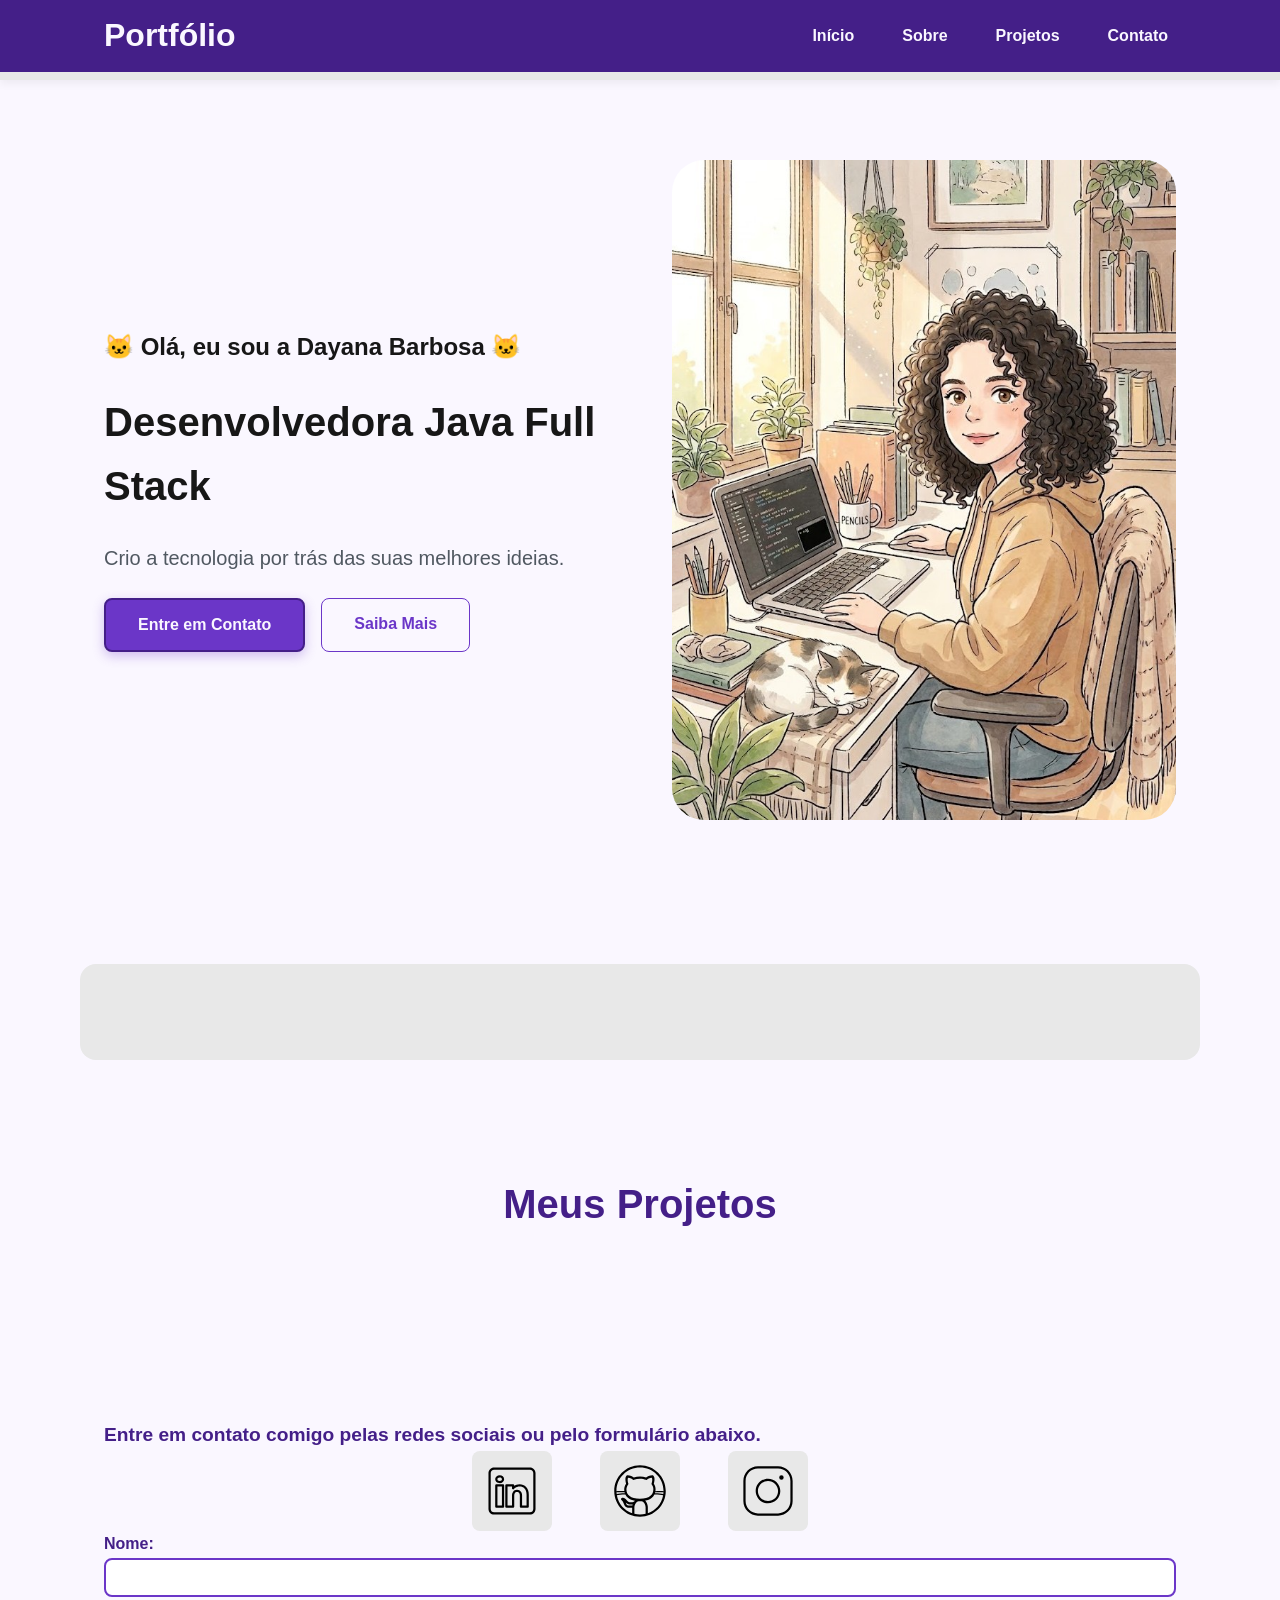
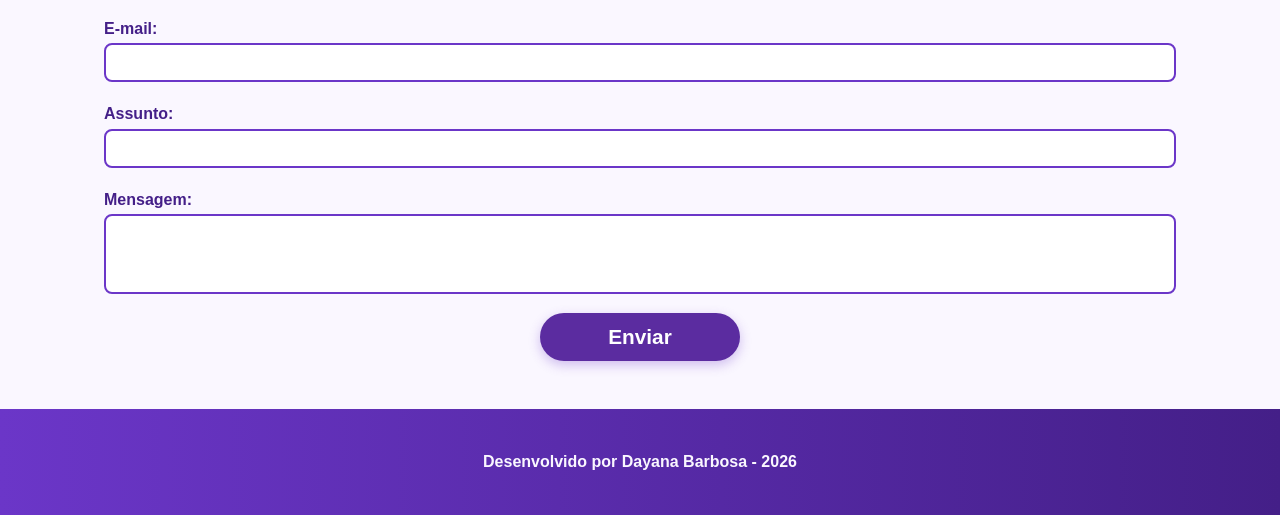
<file: index.html>
<!DOCTYPE html>
<html lang="pt-br">
<head>
    <meta charset="UTF-8">
    <meta name="viewport" content="width=device-width, initial-scale=1.0">
    <meta name="author" content="Generation Brasil">
    <meta name="description" content="Portfólio profissional de Dayana Barbosa, Desenvolvedora Java Full Stack.">
    <meta name="robots" content="index, follow">
    <link rel="icon" type="image/svg+xml" href="./assets/img/favicon.svg">
    <link rel="stylesheet" href="https://cdn.jsdelivr.net/npm/swiper@11/swiper-bundle.min.css"> 
    <link rel="stylesheet" href="./assets/css/style.css">
    <title>Portfólio Dayana Barbosa</title>
</head>
<body>

<header>
    <div class="menu-content">
        <a href="index.html" id="titulo">Portfólio</a>
        <nav>
            <ul class="menu-list">
                <li><a href="#hero">Início</a></li>
                <li><a href="#about">Sobre</a></li>
                <li><a href="#projects">Projetos</a></li>
                <li><a href="#contact">Contato</a></li>
            </ul>
        </nav>
    </div>
</header>

<main>
    <section id="hero" class="section-container hero-container">
        <article class="hero-content">
            <span>🐱 Olá, eu sou a Dayana Barbosa 🐱</span>
            <h1>Desenvolvedora Java Full Stack</h1>
            <p>Crio a tecnologia por trás das suas melhores ideias.</p>
            <div class="buttons-container">
                <a href="#contact" class="botao">Entre em Contato</a>
                <a href="#about" class="botao-outline">Saiba Mais</a>
            </div>
        </article>
        <figure class="hero-image">
           <img src="./assets/img/imagem_dev_day.jpeg" alt="Foto de Dayana Barbosa" class="float-animation">
        </figure>
    </section>

    <section id="about" class="section-container about-container">
      

    </section>

    <section id="projects" class="section-container projects-container">
        <h2>Meus Projetos</h2>

        <div class="swiper projects-swiper">
            <div class="swiper-wrapper">


            </div>

            <div class="swiper-button-next"></div>
            <div class="swiper-button-prev"></div>

            <div class="swiper-pagination"></div>
        </div>
    </section>

    <section id="contact" class="section-container contact-container">
        <p>Entre em contato comigo pelas redes sociais ou pelo formulário abaixo.</p>
        <div class="social-container">
            <a href="https://www.linkedin.com/in/dayanabarbosa-devjava/" class="social-icon" aria-label="LinkedIn">
                <img src="./assets/social/linkedin.svg" alt="Logo LinkedIn">
            </a>
            <a href="https://github.com/Day-Barbosa" class="social-icon" aria-label="GitHub">
                <img src="./assets/social/github.svg" alt="Logo GitHub">
            </a>
            <a href="https://www.instagram.com/day_bsa" class="social-icon" aria-label="Instagram">
                <img src="./assets/social/instagram.svg" alt="Logo Instagram">
            </a>
        </div>

 <form id="formulario" action="https://formsubmit.co/fdcc151c0c2a04d88d42b473750cc32a" method="POST">

    <input type="hidden" name="_next" value="https://day-barbosa.github.io/Portifolio/">
    <input type="hidden" name="_captcha" value="false">

    <label for="nome">Nome:</label>
    <input type="text" id="nome" name="nome"> <span id="erro-nome"></span>

    <label for="email">E-mail:</label>
    <input type="text" id="email" name="email"> <span id="erro-email"></span>

    <label for="assunto">Assunto:</label>
    <input type="text" id="assunto" name="assunto"> <span id="erro-assunto"></span>

    <label for="mensagem">Mensagem:</label>
    <textarea id="mensagem" name="mensagem"></textarea> <span id="erro-mensagem"></span>

    <button type="submit" class="botao">Enviar</button>
</form>

    </section>
</main>

<footer>
    Desenvolvido por Dayana Barbosa - 2026
</footer>

<!-- SWIPER JS -->
<script src="https://cdn.jsdelivr.net/npm/swiper@11/swiper-bundle.min.js"></script>

<script src="./assets/js/script.js"></script>

</body>
</html>
</file>
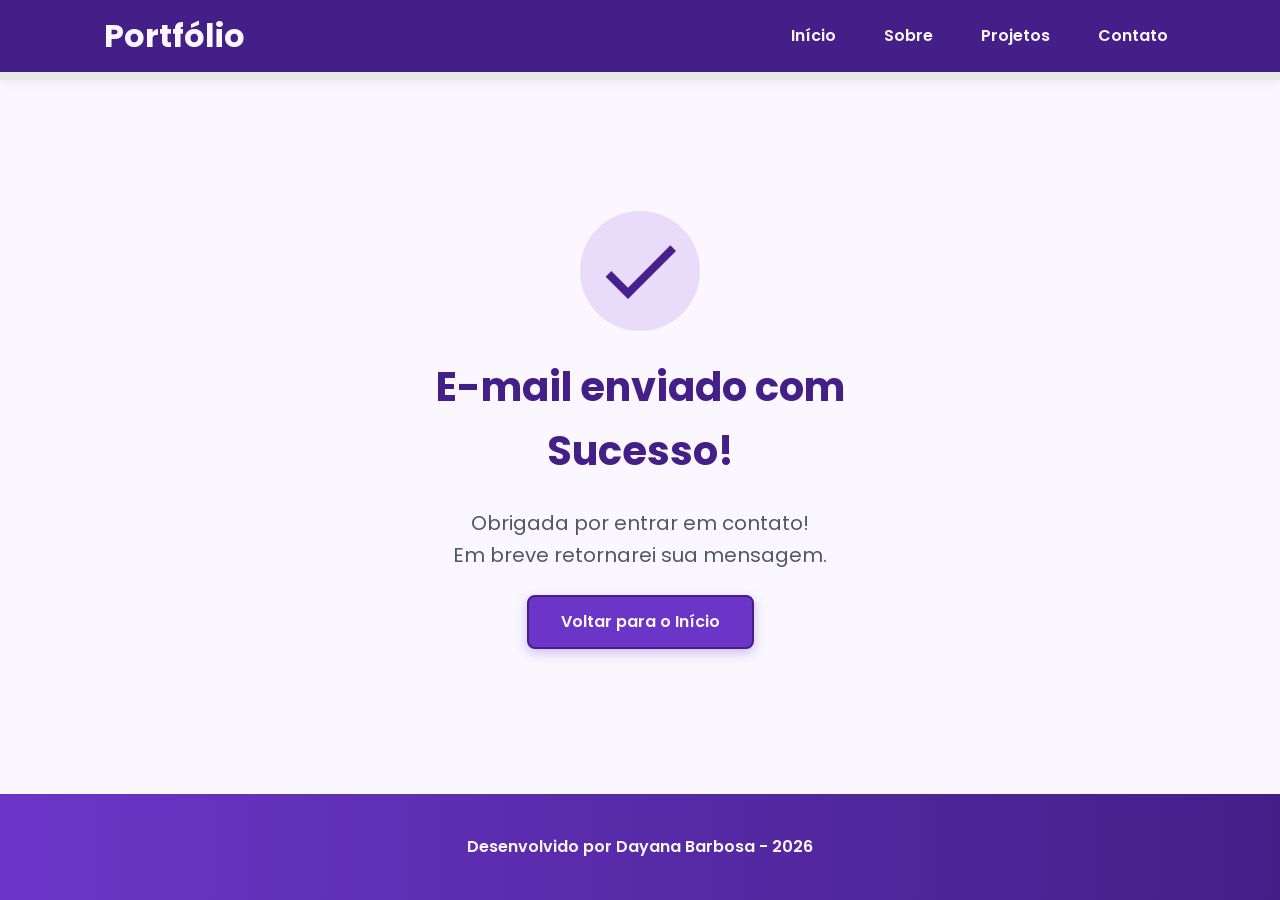
<file: success.html>
<!DOCTYPE html>
<html lang="pt-br">

<head>
    <!-- Fontes do Google -->
    <link rel="preconnect" href="https://fonts.googleapis.com">
    <link rel="preconnect" href="https://fonts.gstatic.com" crossorigin>
    <link href="https://fonts.googleapis.com/css2?family=Poppins&display=swap" rel="stylesheet">

    <meta charset="UTF-8">
    <meta name="viewport" content="width=device-width, initial-scale=1.0">

    <meta name="author" content="Dayana Barbosa">
    <meta name="description"
        content="Portfólio Dayana Barbosa, desenvolvedora Full Stack especializada em criar experiências digitais incríveis. Conheça meus projetos e entre em contato.">
    <meta name="robots" content="index, follow">

    <link rel="icon" type="image/svg+xml" href="./assets/img/favicon.svg">

    <!-- Folha de estilo -->
    <link rel="stylesheet" href="./assets/css/style.css">

    <title>Portfólio Dayana Barbosa</title>
</head>

<body>

    <!-- Cabeçalho da Página (header) -->
    <header>
        <div class="menu-content">
            <a href="index.html" id="titulo">Portfólio</a>

            <nav>
                <ul class="menu-list">
                    <li><a href="index.html#hero">Início</a></li>
                    <li><a href="index.html#about">Sobre</a></li>
                    <li><a href="index.html#projects">Projetos</a></li>
                    <li><a href="index.html#contact">Contato</a></li>
                </ul>
            </nav>
        </div>
    </header>

    <!-- Seção Principal da Página (main) -->
    <main>
        <!-- Mensagem de Sucesso -->
        <section class="success-container">
            <article class="success-content">

                <figure class="success-icon">
                    <img src="./assets/img/success.svg"
                        alt="Ilustração de sucesso"
                        class="float-animation">
                </figure>

                <h1>E-mail enviado com Sucesso!</h1>
                <h2>Obrigada por entrar em contato! <br> Em breve retornarei sua mensagem.</h2>

                <a class="botao" href="index.html">Voltar para o Início</a>

            </article>
        </section>
    </main>

    <!-- Rodapé da Página (footer) -->
    <footer>
        Desenvolvido por Dayana Barbosa - 2026
    </footer>

</body>

</html>
</file>
<file: assets/css/style.css>
* {
  margin: 0;
  padding: 0;
  box-sizing: border-box;
  font-family: 'Poppins', sans-serif;
  font-weight: 400;
  text-decoration: none;
  outline: none;
}

:root {
  /* Paleta de Cores - Purple */
  --purple-50: #f4eaff;
  --purple-100: #e9dcfa;
  --purple-200: #cdb3f0;
  --purple-300: #b186e5;
  --purple-400: #9460db;
  --purple-500: #6b36c8;
  --purple-600: #5b2ca0;
  --purple-700: #4c2177;
  --purple-800: #441f88;
  --purple-900: #2a0e4d;

  /* Cores Neutras */
  --gray-200: #e8e8e8;
  --gray-400: #505861;
  --black: #171717;
  --white: #FAF7FF;

  /* Cores de Estado */
  --error: #e63946;

  /* Sombras */
  --shadow-sm: 0 0.25rem 0.5rem rgba(0, 0, 0, 0.05);
  --shadow-md: 0 0.25rem 0.75rem rgba(107, 54, 200, 0.3);
  --shadow-lg: 0 0.5rem 1.5rem rgba(107, 54, 200, 0.2);

  /* Espaçamentos */
  --spacing-xs: 0.5rem;
  --spacing-sm: 1rem;
  --spacing-md: 1.5rem;
  --spacing-lg: 2rem;
  --spacing-xl: 3rem;
  --spacing-2xl: 4rem;

  /* Tamanhos de Fonte */
  --text-sm: 0.75rem;
  --text-base: 1rem;
  --text-lg: 1.25rem;
  --text-xl: 1.5rem;
  --text-2xl: 2rem;
  --text-3xl: 2.5rem;

  /* Border Radius */
  --radius-sm: 0.25rem;
  --radius-md: 0.5rem;
  --radius-lg: 1rem;
  --radius-xl: 2rem;
  --radius-full: 50%;

  /* Animação Padrão */
  --transition-default: all 0.3s ease;
}

html {
  scroll-behavior: smooth;
}

body {
  display: flex;
  flex-direction: column;
  min-height: 100vh;
  background-color: var(--white);
  line-height: 1.6;
  color: var(--black);
}

main {
  flex: 1;
}

.section-container {
  max-width: 70rem;
  margin: 0 auto;
  padding: var(--spacing-xl) var(--spacing-md);
  scroll-margin-top: 6rem;
}

.buttons-container {
  display: flex;
  gap: var(--spacing-sm);
}

.botao,
.botao-outline {
  display: inline-block;
  padding: 0.75rem 2rem;
  border: 0.15rem solid transparent;
  border-radius: var(--radius-md);
  font-weight: 600;
  text-align: center;
  cursor: pointer;
  transition: var(--transition-default);
}

/* Botão preenchido - Primário */
.botao {
  border-color: var(--purple-800);
  background-color: var(--purple-500);
  color: var(--white); 
  box-shadow: var(--shadow-md);
}

.botao:hover {
  background-color: var(--purple-600);
  transform: translateY(-0.25rem);
}

/* Botão outline (secundário) */
.botao-outline {
  border: 1px solid var(--purple-500);
  background-color: transparent;
  color: var(--purple-500);
  transition: all 0.3s ease;
}

.botao-outline:hover {
  border-color: var(--purple-500);
  background-color: var(--purple-100);
  color: var(--white);
  transform: translateY(-0.25rem);
}

/* HEADER */
header {
  position: sticky;
  top: 0;
  z-index: 1000;
  width: 100%;
  height: 5rem;
  border-bottom: var(--spacing-xs) solid var(--gray-200);
  background-color: var(--purple-800);
  box-shadow: var(--shadow-sm);
}

header a {
  font-weight: 600;
  color: var(--white);
  transition: color 0.3s ease;
}

header a:hover {
  color: var(--purple-100);
}

#titulo {
  font-size: var(--text-2xl);
  font-weight: 700;
}

.menu-content {
  display: flex;
  justify-content: space-between;
  align-items: center;
  max-width: 70rem;
  height: 100%;
  margin: 0 auto;
  padding: 0 var(--spacing-md);
}

.menu-list {
  display: flex;
  gap: var(--spacing-lg);
  list-style: none;
}

.menu-list a {
  padding: var(--spacing-xs);
}

.hero-container {
  display: flex;
  align-items: center;
  gap: var(--spacing-2xl);
  min-height: calc(100vh - 5rem);
}

.hero-content {
  display: flex;
  flex: 1;
  flex-direction: column;
  gap: var(--spacing-md);
}

.hero-content span {
  font-size: var(--text-xl);
  font-weight: 700;
}

.hero-content h1 {
  font-size: var(--text-3xl);
  font-weight: 700;
}

.hero-content p,
.about-content p,
.contact-info p {
  font-size: var(--text-lg);
  color: var(--gray-400);
}

.hero-image {
  display: flex;
  flex: 1;
  justify-content: center;
}

.hero-image img {
  width: 100%;
  max-width: 100%;
  border-radius: var(--radius-xl);
}

/* Animação flutuante */
@keyframes float {
  0%, 100% {
    transform: translateY(0);
  }
  50% {
    transform: translateY(-1.25rem);
  }
}

.float-animation {
  animation: float 3s ease-in-out infinite;
}

.about-container {
  display: flex;
  align-items: center;
  gap: var(--spacing-2xl);
  margin: var(--spacing-2xl) auto;
  border-radius: var(--radius-lg);
  background-color: var(--gray-200);
}

.about-image {
  flex: 0 0 17.5rem;
}

.about-image img {
  width: 100%;
  border: 0.35rem solid var(--purple-500);
  border-radius: var(--radius-full);
  box-shadow: var(--shadow-lg);
}

.about-content h2,
.projects-container h2,
.contact-info h2 {
  margin-bottom: var(--spacing-md);
  font-size: var(--text-3xl);
  font-weight: 700;
  color: var(--purple-800);
}

.about-content p {
  margin-bottom: var(--spacing-sm);
  text-align: justify;
}

.about-buttons-data {
  display: flex;
  justify-content: space-between;
  align-items: center;
  gap: var(--spacing-lg);
  margin-top: var(--spacing-lg);
}

.about-buttons-data .botao {
  margin-right: auto;
}

.data-container {
  display: flex;
  gap: var(--spacing-lg);
  margin-top: 0;
}

.data-item {
  display: flex;
  flex-direction: column;
  align-items: center;
}

.data-number {
  font-size: var(--text-xl);
  font-weight: 700;
  text-align: center;
  color: var(--purple-500);
}

.data-label {
  font-size: var(--text-base);
  text-align: center;
  color: var(--gray-400);
}

.projects-container {
  scroll-margin-top: 3rem;
  margin: var(--spacing-2xl) auto;
  text-align: center;
}

.projects-swiper {
  position: relative;
  width: 100%;
  padding: var(--spacing-md) var(--spacing-2xl);
  overflow: visible;
}

.project-card {
  display: flex;
  flex-direction: column;
  width: 100%;
  height: 100%;
  border: 0.15rem solid var(--gray-200);
  border-radius: var(--radius-lg);
  background-color: var(--white);
  box-shadow: var(--shadow-sm);
  overflow: hidden;
  transition: var(--transition-default);
}

.project-card:hover {
  box-shadow: var(--shadow-lg);
}

.project-image {
  display: flex;
  align-items: center;
  justify-content: center;
  width: 100%;
  height: 10rem;
  background: linear-gradient(135deg, var(--purple-50) 0%, var(--purple-100) 100%);
}

.project-image img {
  width: 75%;
  height: 75%;
  max-width: 7rem;
  max-height: 7rem;
  object-fit: contain;
  transition: transform 0.3s ease;
}

.project-content {
  display: flex;
  flex: 1;
  flex-direction: column;
  padding: var(--spacing-md);
  text-align: left;
}

.project-content h3 {
  margin-bottom: 0.75rem;
  font-size: var(--text-lg);
  font-weight: 700;
}

.project-content p {
  flex: 1;
  margin-bottom: var(--spacing-sm);
  font-size: 0.95rem;
  color: var(--gray-400);
}

.project-tags {
  display: flex;
  flex-wrap: wrap;
  gap: var(--spacing-xs);
}

.tag {
  padding: 0.375rem 0.75rem;
  border-radius: var(--radius-sm);
  background-color: var(--purple-100);
  font-size: var(--text-sm);
  font-weight: 600;
  color: var(--purple-800);
}

.project-buttons {
  display: flex;
  justify-content: center;
  align-items: center;
  gap: 0.75rem;
  margin-top: var(--spacing-sm);
}

.swiper-wrapper {
  align-items: stretch;
}

.swiper-slide {
  display: flex;
  height: auto;
}

/* Botões do Swiper (navegação) */
.swiper-button-next,
.swiper-button-prev {
  width: 3rem;
  height: 3rem;
}

.swiper-button-prev {
  left: -2.5rem;
}

.swiper-button-next {
  right: -2.5rem;
}

.swiper-button-next:after,
.swiper-button-prev:after {
  font-size: var(--text-lg);
  color: var(--purple-500);
}

.swiper-button-next:hover:after,
.swiper-button-prev:hover:after {
  color: var(--purple-800);
}

/* Indicadores de paginação */
.swiper-pagination-bullet {
  width: 0.75rem;
  height: 0.75rem;
  background-color: var(--gray-200);
  opacity: 1;
}

.swiper-pagination-bullet-active {
  width: var(--spacing-lg);
  border-radius: var(--radius-sm);
  background-color: var(--purple-500);
}


.contact-info h2 {
  margin-bottom: var(--spacing-md);
}

.contact-info p {
  margin-bottom: var(--spacing-lg);
}

/* REDES SOCIAIS */
.social-container {
  display: flex;
  justify-content: center;
  gap: var(--spacing-xl); 
}

.social-icon {
  width: 5rem;
  height: 5rem;
  padding: 0.75rem;
  border-radius: var(--radius-md);
  transition: var(--transition-default);
  
  background-color: var(--gray-200); 
  display: flex;
  align-items: center;
  justify-content: center;
}

.social-icon:hover {
  background-color: var(--purple-100);
  transform: translateY(-0.25rem);      
}

.social-icon img {
  width: 100%;
  filter: brightness(0) saturate(100%);
  transition: filter 0.3s ease;
}

.social-icon:hover img {
  filter: brightness(0)
          saturate(100%)
          invert(42%)
          sepia(93%)
          saturate(1352%)
          hue-rotate(243deg)
          brightness(79%)
          contrast(91%);
}

/* Formulário */
form {
  display: flex;
  flex-direction: column;
  gap: 0.1rem;
}

#formulario label {
    color: var(--purple-800);
    font-weight: 600;
}

#formulario input, 
#formulario textarea {
    border: 2px solid var(--purple-500);
    border-radius: var(--radius-md);
    padding: 10px;
    width: 100%;
}

#formulario button.botao {
    background-color: var(--purple-600);
    color: white;
    border: none;
    cursor: pointer;

    width: 200px; 
    padding: 12px 0;       
    font-size: 1.3rem;     
    font-weight: bold;
    border-radius: 50px;      
    display: block;
    margin: 0 auto; 
}

#formulario input:focus, 
#formulario textarea:focus {
    outline: none;
    border-color: var(--purple-800);
    box-shadow: 0 0 5px var(--purple-300);
}

form textarea {
  min-height: 5rem;
  resize: none;
}

form span {
  margin-top: -0.75rem;
  font-size: var(--text-sm);
  color: var(--error);
}

footer {
    padding: 2.5rem;
    background: linear-gradient(to right, var(--purple-500), var(--purple-800));
    font-weight: 600;
    text-align: center;
    color: var(--white);
}

.success-container {
    display: flex;
    flex-direction: column;
    justify-content: center;
    align-items: center;
    width: 100%;
    min-height: calc(100vh - 12.5rem);
    padding: var(--spacing-xl) var(--spacing-md);
}

.success-content {
    display: flex;
    flex-direction: column;
    align-items: center;
    gap: var(--spacing-md);
    max-width: 37.5rem;
    text-align: center;
}

.success-content h1 {
    font-size: var(--text-3xl);
    font-weight: 700;
    color: var(--purple-800);
}

.success-content h2 {
    font-size: var(--text-lg);
    color: var(--gray-400);
}

.success-icon {
  display: flex;
  align-items: center;
  justify-content: center;
  width: 7.5rem;
  height: 7.5rem;
  border-radius: var(--radius-full);
  background-color: var(--purple-100);
}

.success-icon img {
  width: 6rem;
  height: 6rem;
  filter: brightness(0)
          saturate(100%)
          invert(11%)
          sepia(69%)
          saturate(3759%)
          hue-rotate(256deg)
          brightness(101%)
          contrast(96%);
}

@media screen and (max-width: 1024px) {

  /* Layout */
  .section-container {
    padding: var(--spacing-lg) var(--spacing-md);
  }

  /* Tipografia */
  .section-container h1 {
    font-size: var(--text-3xl);
  }

  .section-container h2 {
    font-size: var(--text-2xl);
  }

  .section-container p {
    font-size: var(--text-base);
  }

  .section-container span {
    font-size: var(--text-lg);
  }

  .success-content h1 {
    font-size: var(--text-3xl);
  }

  .success-content h2 {
    font-size: var(--text-xl);
  }
}

/* Header - oculta menu em telas pequenas */
@media (max-width: 768px) {
  .menu-list {
    display: none;
  }

  /* Hero */
  .hero-container {
      flex-direction: column-reverse;
      gap: var(--spacing-lg);
      min-height: 60vh;
      text-align: center;
  }

  .hero-content,
  .hero-image {
      width: 90%;
  }

  .hero-image img {
      object-fit: cover;
  }

  .buttons-container {
      justify-content: center;
      width: 100%;
  }

  .hero-container .botao,
  .hero-container .botao-outline {
      padding: 0.75rem 1.5rem;
      font-size: 0.95rem;
      white-space: nowrap;
  }

  /* About */
  .about-container {
      flex-direction: column;
      gap: var(--spacing-md);
      margin: var(--spacing-lg);
      padding: var(--spacing-lg);
  }

  .about-image {
      flex: 0 0 auto;
      width: 100%;
      display: flex;
      justify-content: center;
  }

  .about-image img {
      max-width: 16rem;
      width: 100%;
  }

  .about-content {
      width: 100%;
  }

  .about-buttons-data {
      flex-direction: column;
      gap: var(--spacing-md);
      align-items: stretch;
  }

  .about-buttons-data .botao {
      margin-right: 0;
  }

  .data-container {
      justify-content: center;
      width: 100%;
  }

  /* Projects */
  .projects-container {
      margin: var(--spacing-lg) auto 0;
  }

  .projects-swiper {
      margin: 0;
      padding: var(--spacing-sm) var(--spacing-lg) 2.5rem;
  }

  .project-card {
      width: 100%;
      height: 30rem;
      min-height: 30rem;
      max-height: 30rem;
      max-width: 100%;
  }

  .project-content {
      display: flex;
      flex-direction: column;
      justify-content: space-between;
      height: 100%;
  }

  .project-content p {
      flex: 1;
      overflow: hidden;
  }

  .project-tags {
      min-height: 2.5rem;
      align-items: flex-start;
  }

  .swiper-wrapper {
      align-items: stretch;
  }

  .swiper-slide {
      display: flex;
      justify-content: center;
      align-items: stretch;
      height: auto;
  }

  .swiper-button-next,
  .swiper-button-prev {
      display: none;
  }

  /* Contact */
  .contact-container {
      grid-template-columns: 1fr;
      gap: var(--spacing-lg);
      width: 90%;
      margin: 0 auto;
  }

  /* Success Page */
  .success-container {
      padding: var(--spacing-xl) var(--spacing-md);
      min-height: calc(100vh - 10rem);
  }

  .success-content {
      gap: var(--spacing-lg);
      max-width: 35rem;
  }

  .success-icon {
      width: 6rem;
      height: 6rem;
  }

  .success-icon img {
      width: 5rem;
      height: 5rem;
  }
} /* AQUI fecha o bloco de 768px da forma correta */

@media screen and (max-width: 480px) {
  
  /* Layout */
  .section-container {
    padding: var(--spacing-md) var(--spacing-sm);
  }

  /* Tipografia Mobile */
  .section-container h1 {
    font-size: var(--text-xl);
  }

  .section-container h2 {
    font-size: var(--text-xl);
  }

  .section-container p {
    font-size: var(--text-base);
  }

  .section-container span {
    font-size: var(--text-lg);
  }

  .success-content h1 {
    font-size: var(--text-xl);
  }

  .success-content h2 {
    font-size: var(--text-base);
  }

  /* Header */
  #titulo {
    font-size: var(--text-xl);
  }

  .menu-list {
    display: none;
  }

  /* Hero */
  .hero-container {
    gap: var(--spacing-sm);
  }

  .hero-content {
    gap: var(--spacing-xs);
    width: 100%;
  }

  .buttons-container {
    flex-direction: column;
    gap: 0.75rem;
    width: 100%;
  }

  .buttons-container .botao,
  .buttons-container .botao-outline {
    width: 100%;
  }

  .hero-container .botao,
  .hero-container .botao-outline {
    padding: 0.75rem 1rem;
    font-size: 0.95rem;
    white-space: nowrap;
  }

  .hero-image {
    width: 100%;
  }

  .hero-image img {
    max-width: 20rem;
  }

  /* About */
  .about-container {
    margin: var(--spacing-lg) 0.5rem;
    padding: var(--spacing-md);
  }

  .about-image img {
    max-width: 14rem;
  }

  .about-buttons-data .botao,
  .about-buttons-data .botao-outline {
    width: 100%;
    padding: 0.75rem var(--spacing-lg);
    font-size: var(--text-base);
    text-align: center;
  }

  .data-number {
    font-size: var(--text-lg);
  }

  .data-label {
    font-size: var(--text-sm);
  }

  /* Projects */
  .projects-container {
    margin: var(--spacing-lg) auto 0;
  }

  .projects-swiper {
    position: relative;
    margin: 0;
    padding: var(--spacing-sm) 0 2rem 0;
    overflow: visible;
  }

  .project-card {
    width: 100%;
    height: 20rem;
    max-width: 20rem;
  }

  .project-image {
    height: 10rem;
  }

  .project-content {
    padding: var(--spacing-md);
  }

  .project-content h3 {
    font-size: 1.25rem;
  }

  .project-content p {
      font-size: 0.95rem;
  }

  /* Contact */
  .contact-container {
    width: 100%;
  }

  .contact-info p {
    margin-bottom: var(--spacing-md);
  }

  .social-container {
    flex-wrap: wrap;
    gap: var(--spacing-lg);
    margin-bottom: var(--spacing-xs);
  }

  .social-icon {
    width: 4rem;
    height: 4rem;
  }

  /* Formulário */
  form {
    gap: var(--spacing-sm);
  }

  form label {
    font-size: 0.95rem;
  }

  form input,
  form textarea {
    padding: 0.75rem;
    font-size: var(--text-base);
  }

  form button {
    padding: 0.75rem var(--spacing-md);
    font-size: var(--text-base);
  }

  /* Footer */
  footer {
    padding: var(--spacing-md) var(--spacing-sm);
    font-size: var(--text-sm);
  }

  /* Success Page */
  .success-container {
    padding: var(--spacing-lg) var(--spacing-sm);
    min-height: calc(100vh - 8rem);
  }

  .success-content {
    gap: var(--spacing-md);
    max-width: 100%;
    padding: 0 var(--spacing-sm);
  }

  .success-icon {
    width: 5rem;
    height: 5rem;
  }

  .success-icon img {
    width: 4rem;
    height: 4rem;
  }

  .success-content .botao {
    width: 100%;
    max-width: 20rem;
    padding: 0.75rem var(--spacing-lg);
  }
}

#contact p {
    font-size: 1.2rem;
    font-weight: bold;
    color: var(--purple-800);
    margin-bottom: 0rem;
}

.projects-swiper {
    overflow: hidden !important;
    position: relative;
    width: 100%;
    padding: 0 40px !important;
    box-sizing: border-box;
}

.swiper-wrapper {
    display: flex !important;
    flex-direction: row !important;
    will-change: transform;
}

.projects-swiper .swiper-slide {
    flex-shrink: 0 !important;
    width: auto;
}

.swiper-button-next {
    right: 10px !important;
}

.swiper-button-prev {
    left: 10px !important;
}

/* Mensagens de validação do formulário (Padrão Cookbook) */
#formulario span {
    color: #e74c3c;          /* Vermelho destacado para indicar o erro */
    font-size: 0.875rem;     /* Tamanho de fonte ligeiramente menor que o label */
    display: block;          /* Move o span obrigatoriamente para a linha de baixo */
    margin-top: 4px;         /* Espaçamento sutil entre o input e o texto do erro */
    margin-bottom: 12px;     /* Espaço para o próximo campo respirar */
    font-weight: 500;        /* Deixa o texto com um peso médio legível */
}
</file>
